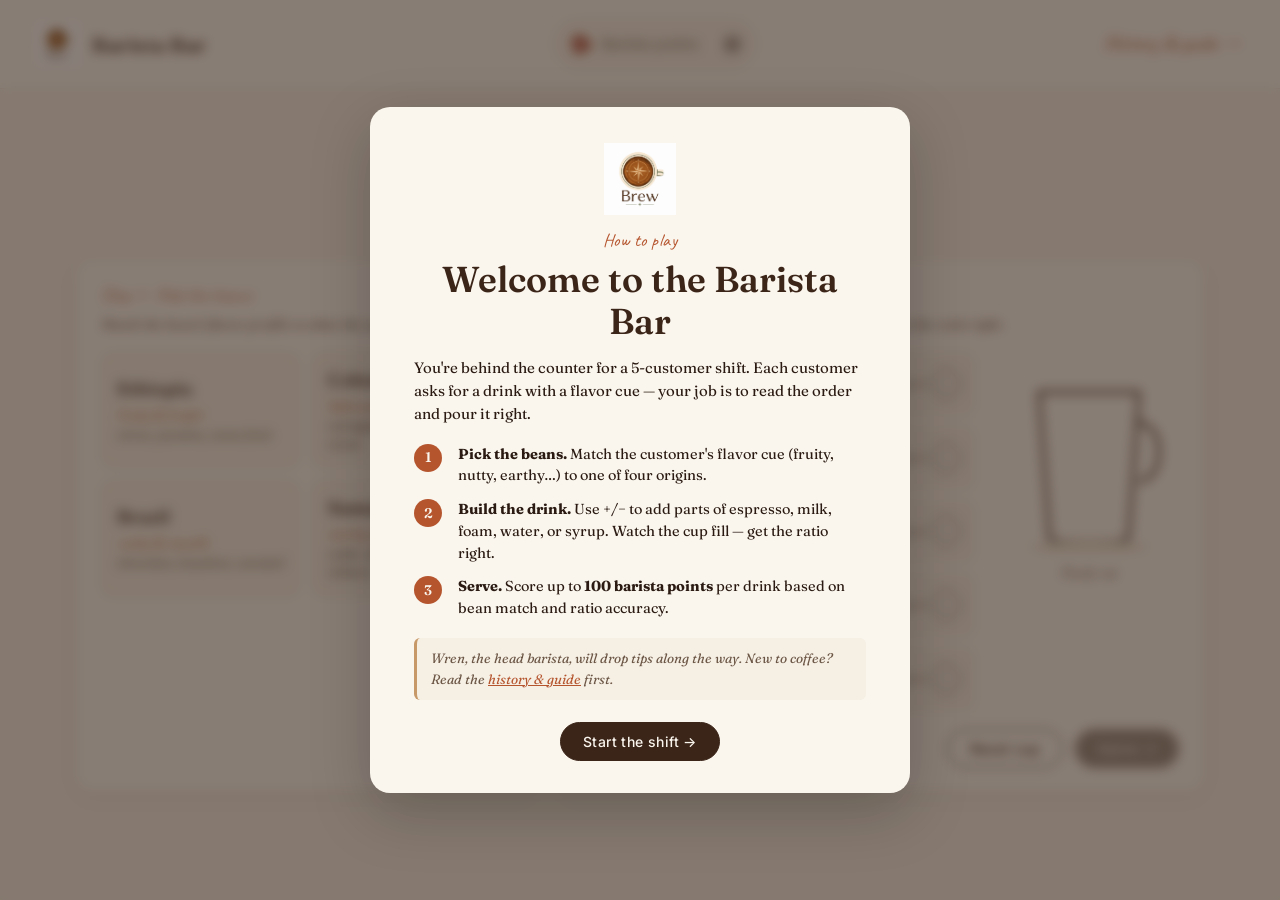
<file: index.html>
<!DOCTYPE html>
<html lang="en">
<head>
  <meta charset="UTF-8" />
  <meta name="viewport" content="width=device-width, initial-scale=1.0" />
  <title>Brew — Barista Bar</title>
  <link rel="preconnect" href="https://fonts.googleapis.com" />
  <link rel="preconnect" href="https://fonts.gstatic.com" crossorigin />
  <link href="https://fonts.googleapis.com/css2?family=Fraunces:opsz,wght@9..144,400;9..144,500;9..144,600;9..144,700&family=Caveat:wght@400;600&family=Inter:wght@400;500&display=swap" rel="stylesheet" />
  <link rel="stylesheet" href="bar.css" />
</head>
<body>

  <!-- Top bar -->
  <header class="bar-header">
    <a class="bar-brand" href="index.html" aria-label="Brew · Barista Bar">
      <img class="bar-logo-img" src="media/brew-logo.png" alt="Brew" />
      <span class="bar-title">Barista Bar</span>
    </a>
    <div class="bar-score">
      <span class="bean-icon" aria-hidden="true">🫘</span>
      <span class="bean-label">Barista points</span>
      <span id="beanCount" class="bean-count">0</span>
    </div>
    <a class="bar-history" href="course.html">History &amp; guide →</a>
  </header>

  <!-- Intro modal -->
  <div class="intro-overlay" id="introOverlay">
    <div class="intro-card">
      <img class="intro-logo" src="media/brew-logo.png" alt="Brew" />
      <p class="eyebrow">How to play</p>
      <h2 class="display">Welcome to the Barista Bar</h2>
      <p class="intro-line">
        You're behind the counter for a 5-customer shift. Each customer asks for
        a drink with a flavor cue — your job is to read the order and pour it
        right.
      </p>
      <ol class="intro-steps">
        <li><span class="intro-step-num">1</span><span><strong>Pick the beans.</strong> Match the customer's flavor cue (fruity, nutty, earthy…) to one of four origins.</span></li>
        <li><span class="intro-step-num">2</span><span><strong>Build the drink.</strong> Use +/− to add parts of espresso, milk, foam, water, or syrup. Watch the cup fill — get the ratio right.</span></li>
        <li><span class="intro-step-num">3</span><span><strong>Serve.</strong> Score up to <strong>100 barista points</strong> per drink based on bean match and ratio accuracy.</span></li>
      </ol>
      <p class="intro-coach">
        Wren, the head barista, will drop tips along the way. New to coffee?
        Read the <a href="course.html">history &amp; guide</a> first.
      </p>
      <button class="primary-button" id="startShiftButton" type="button">Start the shift →</button>
    </div>
  </div>

  <main id="bar" class="bar-main">

    <!-- Master Barista PIP coach -->
    <aside id="coachPip" class="coach-pip" aria-live="polite">
      <img class="coach-avatar" src="media/master-barista.png" alt="Head barista" />
      <div class="coach-bubble">
        <p class="coach-name">Wren · head barista</p>
        <p id="coachLine" class="coach-line">Welcome to the bar. Read the order, pick your beans, build the drink.</p>
      </div>
    </aside>

    <!-- Customer order card -->
    <section class="customer-card" id="customerCard">
      <div class="customer-meta">
        <p class="eyebrow">Customer <span id="customerNumber">1</span> of <span id="customerTotal">5</span></p>
        <p class="customer-name" id="customerName">Marisol</p>
      </div>
      <div class="customer-bubble">
        <p class="customer-line" id="customerLine">…</p>
      </div>
    </section>

    <!-- Two-column workbench -->
    <section class="workbench">

      <!-- Bean station -->
      <div class="station bean-station">
        <p class="eyebrow">Step 1 · Pick the beans</p>
        <p class="station-help">Match the bean's flavor profile to what the customer is asking for.</p>
        <div class="bean-grid" id="beanGrid">
          <!-- populated by JS -->
        </div>
      </div>

      <!-- Build station -->
      <div class="station build-station">
        <p class="eyebrow">Step 2 · Build the drink</p>
        <p class="station-help">Add parts of each ingredient. Watch the cup fill — get the ratio right.</p>

        <div class="build-layout">
          <div class="ingredient-list" id="ingredientList">
            <!-- populated by JS -->
          </div>

          <div class="cup-wrap">
            <svg class="cup-svg" viewBox="0 0 160 200" aria-label="Drink in progress">
              <!-- Cup outline -->
              <path d="M30,40 L130,40 L120,180 Q120,190 110,190 L50,190 Q40,190 40,180 Z"
                    fill="#FAF6EE" stroke="#3B2418" stroke-width="3" stroke-linejoin="round" />
              <!-- Handle -->
              <path d="M130,70 Q150,75 150,100 Q150,125 130,130"
                    fill="none" stroke="#3B2418" stroke-width="3" />
              <!-- Liquid layers (clipped to cup interior) -->
              <defs>
                <clipPath id="cupClip">
                  <path d="M33,43 L127,43 L118,178 Q118,187 109,187 L51,187 Q42,187 42,178 Z" />
                </clipPath>
              </defs>
              <g id="cupLayers" clip-path="url(#cupClip)"></g>
              <!-- Saucer -->
              <ellipse cx="80" cy="195" rx="60" ry="6" fill="#ECE3D2" />
            </svg>
            <p class="cup-caption" id="cupCaption">Empty cup</p>
          </div>
        </div>

        <div class="build-actions">
          <button class="ghost-button" id="resetCupButton" type="button">Reset cup</button>
          <button class="primary-button" id="serveButton" type="button" disabled>Serve →</button>
        </div>
      </div>

    </section>

    <!-- Result overlay -->
    <div class="result-overlay" id="resultOverlay" hidden>
      <div class="result-card">
        <p class="eyebrow" id="resultBadge">Tasting…</p>
        <h2 class="display" id="resultTitle">—</h2>
        <p class="result-line" id="resultLine">—</p>
        <p class="result-points">+<span id="resultPoints">0</span> beans</p>
        <button class="primary-button" id="nextCustomerButton" type="button">Next customer →</button>
      </div>
    </div>

    <!-- End-of-shift overlay -->
    <div class="result-overlay" id="shiftOverlay" hidden>
      <div class="result-card shift-card">
        <p class="eyebrow">End of shift</p>
        <h2 class="display">Nice work, barista.</h2>
        <p class="result-line">You earned <strong><span id="shiftBeans">0</span></strong> beans across <span id="shiftCustomers">5</span> drinks.</p>
        <p id="shiftRank" class="shift-rank">—</p>
        <div class="shift-actions">
          <button class="ghost-button" id="newShiftButton" type="button">New shift</button>
          <a class="primary-button" href="course.html">Improve your knowledge →</a>
        </div>
      </div>
    </div>

  </main>

  <script src="bar.js"></script>
</body>
</html>
</file>
<file: bar.css>
/* ============================================
   BREW — Barista Bar (game)
   Reuses the warm editorial palette/fonts from
   the course; layout is workbench-style.
   ============================================ */

:root {
  --cream: #F5EFE4;
  --cream-light: #FAF6EE;
  --cream-dark: #ECE3D2;
  --espresso: #3B2418;
  --espresso-soft: #5C3B2A;
  --crema: #C89968;
  --crema-light: #E0B987;
  --terracotta: #B5552E;
  --sage: #7A8B6E;
  --ink: #2A1A12;
  --ink-muted: #6B5544;
  --paper: #FAF6EE;
  --water: #B6C9D2;

  --display: 'Fraunces', Georgia, serif;
  --body: 'Fraunces', Georgia, serif;
  --hand: 'Caveat', cursive;
  --ui: 'Inter', system-ui, sans-serif;
}

* { box-sizing: border-box; margin: 0; padding: 0; }

html, body {
  min-height: 100%;
  background: var(--cream);
  color: var(--ink);
  font-family: var(--body);
  font-size: 16px;
  line-height: 1.55;
  -webkit-font-smoothing: antialiased;
}

button { font-family: inherit; cursor: pointer; }
button:disabled { cursor: not-allowed; opacity: 0.5; }

/* ============================================
   Header
   ============================================ */
.bar-header {
  display: flex;
  align-items: center;
  justify-content: space-between;
  padding: 18px 36px;
  background: var(--cream-light);
  border-bottom: 1px solid var(--cream-dark);
  position: sticky;
  top: 0;
  z-index: 20;
}

.bar-brand {
  display: flex;
  align-items: center;
  gap: 12px;
  text-decoration: none;
  color: inherit;
}
.bar-logo-img {
  width: 44px;
  height: 44px;
  object-fit: contain;
  display: block;
}
.bar-title {
  font-family: var(--display);
  font-weight: 600;
  font-size: 20px;
  letter-spacing: 0.5px;
  color: var(--espresso);
}

.bar-score {
  display: flex;
  align-items: center;
  gap: 10px;
  background: var(--cream);
  padding: 8px 16px;
  border-radius: 999px;
  border: 1px solid var(--cream-dark);
  font-family: var(--ui);
  font-size: 14px;
  color: var(--ink-muted);
}
.bean-icon { font-size: 18px; }
.bean-label { letter-spacing: 0.5px; }
.bean-count {
  font-family: var(--display);
  font-weight: 600;
  font-size: 22px;
  color: var(--espresso);
  min-width: 32px;
  text-align: right;
  transition: transform 250ms ease, color 250ms ease;
}
.bean-count.bump {
  transform: scale(1.25);
  color: var(--terracotta);
}

.bar-history {
  font-family: var(--hand);
  font-size: 22px;
  color: var(--terracotta);
  text-decoration: none;
  border-bottom: 2px solid transparent;
  transition: border-color 200ms;
}
.bar-history:hover { border-bottom-color: var(--terracotta); }

/* ============================================
   Main layout
   ============================================ */
.bar-main {
  max-width: 1200px;
  margin: 0 auto;
  padding: 28px 36px 80px;
  display: grid;
  gap: 24px;
}

.eyebrow {
  font-family: var(--hand);
  color: var(--terracotta);
  font-size: 18px;
  letter-spacing: 0.5px;
}

.display {
  font-family: var(--display);
  font-weight: 600;
  font-size: clamp(26px, 4vw, 36px);
  line-height: 1.15;
  color: var(--espresso);
}

/* ============================================
   Coach PIP (Master Barista)
   ============================================ */
.coach-pip {
  position: fixed;
  top: 130px;
  right: 320px;
  z-index: 15;
  display: flex;
  align-items: flex-start;
  gap: 12px;
  max-width: 320px;
  pointer-events: none;
  opacity: 0;
  transform: translateY(-10px);
  transition: opacity 350ms ease, transform 350ms ease;
}
.coach-pip.visible {
  opacity: 1;
  transform: translateY(0);
}

.coach-avatar {
  width: 64px;
  height: 64px;
  border-radius: 50%;
  object-fit: cover;
  border: 3px solid var(--cream-light);
  box-shadow: 0 4px 14px rgba(59, 36, 24, 0.18);
  flex-shrink: 0;
}

.coach-bubble {
  background: var(--cream-light);
  border: 1px solid var(--cream-dark);
  border-radius: 14px;
  padding: 10px 14px;
  position: relative;
  box-shadow: 0 4px 12px rgba(59, 36, 24, 0.08);
}
.coach-bubble::before {
  content: '';
  position: absolute;
  left: -8px;
  top: 18px;
  width: 0; height: 0;
  border-top: 8px solid transparent;
  border-bottom: 8px solid transparent;
  border-right: 8px solid var(--cream-light);
}

.coach-name {
  font-family: var(--ui);
  font-size: 11px;
  letter-spacing: 1px;
  text-transform: uppercase;
  color: var(--ink-muted);
  margin-bottom: 2px;
}
.coach-line {
  font-family: var(--body);
  font-size: 14px;
  color: var(--ink);
  line-height: 1.45;
}

/* ============================================
   Customer card
   ============================================ */
.customer-card {
  display: grid;
  grid-template-columns: 200px 1fr;
  gap: 24px;
  align-items: center;
  background: var(--cream-light);
  border: 1px solid var(--cream-dark);
  border-radius: 16px;
  padding: 22px 28px;
  box-shadow: 0 6px 20px rgba(59, 36, 24, 0.06);
  transform: translateX(40px);
  opacity: 0;
  transition: transform 450ms ease, opacity 450ms ease;
}
.customer-card.entered {
  transform: translateX(0);
  opacity: 1;
}

.customer-meta { border-right: 1px dashed var(--cream-dark); padding-right: 24px; }
.customer-name {
  font-family: var(--display);
  font-size: 26px;
  font-weight: 600;
  color: var(--espresso);
  margin-top: 4px;
}

.customer-bubble {
  background: var(--cream);
  border-radius: 14px;
  padding: 16px 20px;
  position: relative;
  border: 1px solid var(--cream-dark);
}
.customer-bubble::before {
  content: '';
  position: absolute;
  left: -10px;
  top: 22px;
  width: 0; height: 0;
  border-top: 10px solid transparent;
  border-bottom: 10px solid transparent;
  border-right: 10px solid var(--cream);
}
.customer-line {
  font-family: var(--display);
  font-size: 19px;
  font-style: italic;
  color: var(--espresso);
  line-height: 1.4;
}

/* ============================================
   Workbench (two columns)
   ============================================ */
.workbench {
  display: grid;
  grid-template-columns: 1fr 1.4fr;
  gap: 24px;
}

.station {
  background: var(--cream-light);
  border: 1px solid var(--cream-dark);
  border-radius: 16px;
  padding: 22px 24px;
  box-shadow: 0 6px 20px rgba(59, 36, 24, 0.04);
}

.station-help {
  font-family: var(--body);
  font-style: italic;
  color: var(--ink-muted);
  font-size: 14px;
  margin: 4px 0 16px;
}

/* ============================================
   Bean grid
   ============================================ */
.bean-grid {
  display: grid;
  grid-template-columns: 1fr 1fr;
  gap: 12px;
}

.bean-card {
  background: var(--cream);
  border: 2px solid var(--cream-dark);
  border-radius: 12px;
  padding: 14px;
  text-align: left;
  transition: border-color 180ms, transform 180ms, background 180ms;
}
.bean-card:hover:not(:disabled) {
  transform: translateY(-2px);
  border-color: var(--crema);
}
.bean-card.selected {
  border-color: var(--terracotta);
  background: var(--cream-light);
  box-shadow: 0 0 0 3px rgba(181, 85, 46, 0.12);
}

.bean-origin {
  font-family: var(--display);
  font-size: 18px;
  font-weight: 600;
  color: var(--espresso);
  display: block;
  margin-bottom: 4px;
}
.bean-flavor {
  font-family: var(--hand);
  font-size: 17px;
  color: var(--terracotta);
  display: block;
}
.bean-notes {
  font-family: var(--body);
  font-size: 13px;
  color: var(--ink-muted);
  font-style: italic;
  margin-top: 6px;
  line-height: 1.4;
}

/* ============================================
   Build station
   ============================================ */
.build-layout {
  display: grid;
  grid-template-columns: 1fr 180px;
  gap: 24px;
  align-items: start;
}

.ingredient-list {
  display: flex;
  flex-direction: column;
  gap: 10px;
}

.ingredient-row {
  display: grid;
  grid-template-columns: 16px 1fr auto;
  gap: 12px;
  align-items: center;
  background: var(--cream);
  border: 1px solid var(--cream-dark);
  border-radius: 10px;
  padding: 10px 14px;
}

.ingredient-swatch {
  width: 14px; height: 14px;
  border-radius: 4px;
  border: 1px solid var(--espresso);
}

.ingredient-info { display: flex; flex-direction: column; }
.ingredient-name {
  font-family: var(--display);
  font-weight: 600;
  font-size: 15px;
  color: var(--espresso);
}
.ingredient-hint {
  font-family: var(--body);
  font-size: 12px;
  font-style: italic;
  color: var(--ink-muted);
}

.parts-control {
  display: flex;
  align-items: center;
  gap: 8px;
}

.parts-button {
  width: 28px; height: 28px;
  border-radius: 50%;
  border: 1.5px solid var(--espresso);
  background: var(--cream-light);
  color: var(--espresso);
  font-size: 16px;
  font-weight: 600;
  display: flex; align-items: center; justify-content: center;
  transition: background 150ms;
}
.parts-button:hover:not(:disabled) { background: var(--cream-dark); }

.parts-value {
  font-family: var(--display);
  font-size: 18px;
  font-weight: 600;
  color: var(--espresso);
  min-width: 22px;
  text-align: center;
}
.parts-unit {
  font-family: var(--hand);
  font-size: 14px;
  color: var(--ink-muted);
}

/* ============================================
   Cup
   ============================================ */
.cup-wrap {
  display: flex;
  flex-direction: column;
  align-items: center;
  gap: 8px;
}
.cup-svg {
  width: 160px;
  height: 200px;
}
.cup-caption {
  font-family: var(--hand);
  font-size: 16px;
  color: var(--ink-muted);
  text-align: center;
}

/* ============================================
   Action buttons
   ============================================ */
.build-actions {
  display: flex;
  justify-content: flex-end;
  gap: 12px;
  margin-top: 18px;
}

.primary-button, .ghost-button {
  font-family: var(--ui);
  font-size: 14px;
  font-weight: 500;
  letter-spacing: 0.4px;
  padding: 10px 22px;
  border-radius: 999px;
  border: 1.5px solid var(--espresso);
  transition: background 180ms, color 180ms, transform 120ms;
  text-decoration: none;
  display: inline-flex;
  align-items: center;
}
.primary-button {
  background: var(--espresso);
  color: var(--cream-light);
}
.primary-button:hover:not(:disabled) {
  background: var(--espresso-soft);
  transform: translateY(-1px);
}
.ghost-button {
  background: transparent;
  color: var(--espresso);
}
.ghost-button:hover { background: var(--cream-dark); }

/* ============================================
   Result overlay
   ============================================ */
.result-overlay {
  position: fixed;
  inset: 0;
  background: rgba(42, 26, 18, 0.42);
  backdrop-filter: blur(4px);
  display: flex;
  align-items: center;
  justify-content: center;
  z-index: 30;
  animation: fade-in 250ms ease;
}
.result-overlay[hidden] { display: none; }

@keyframes fade-in { from { opacity: 0; } to { opacity: 1; } }

.result-card {
  background: var(--cream-light);
  border-radius: 18px;
  padding: 36px 44px;
  max-width: 480px;
  width: 90%;
  box-shadow: 0 18px 60px rgba(0,0,0,0.18);
  text-align: center;
  animation: pop-in 320ms cubic-bezier(0.2, 1.4, 0.4, 1);
}

@keyframes pop-in {
  from { transform: scale(0.92); opacity: 0; }
  to { transform: scale(1); opacity: 1; }
}

.result-line {
  font-family: var(--body);
  font-size: 16px;
  color: var(--ink);
  margin: 12px 0 18px;
  line-height: 1.5;
}
.result-points {
  font-family: var(--display);
  font-size: 28px;
  font-weight: 700;
  color: var(--terracotta);
  margin-bottom: 22px;
}

.shift-card { padding: 44px 48px; }
.shift-rank {
  font-family: var(--hand);
  font-size: 24px;
  color: var(--terracotta);
  margin: 12px 0 22px;
}
.shift-actions {
  display: flex;
  gap: 12px;
  justify-content: center;
}

/* ============================================
   Responsive
   ============================================ */
@media (max-width: 880px) {
  .workbench { grid-template-columns: 1fr; }
  .customer-card { grid-template-columns: 1fr; }
  .customer-meta { border-right: none; border-bottom: 1px dashed var(--cream-dark); padding: 0 0 14px; }
  .build-layout { grid-template-columns: 1fr; }
  .cup-wrap { order: -1; }
  .coach-pip {
    position: static;
    margin-bottom: 12px;
    opacity: 1;
    transform: none;
    max-width: none;
  }
}

/* ============================================
   Intro overlay (first-load tutorial)
   ============================================ */
.intro-overlay {
  position: fixed;
  inset: 0;
  background: rgba(42, 26, 18, 0.55);
  backdrop-filter: blur(6px);
  display: flex;
  align-items: center;
  justify-content: center;
  z-index: 50;
  animation: fade-in 280ms ease;
  padding: 24px;
}
.intro-overlay.dismissed { display: none; }

.intro-card {
  background: var(--cream-light);
  border-radius: 20px;
  padding: 36px 44px 32px;
  max-width: 540px;
  width: 100%;
  box-shadow: 0 20px 60px rgba(0,0,0,0.22);
  text-align: left;
  animation: pop-in 360ms cubic-bezier(0.2, 1.4, 0.4, 1);
  max-height: 90vh;
  overflow-y: auto;
}

.intro-logo {
  width: 72px;
  height: 72px;
  object-fit: contain;
  display: block;
  margin: 0 auto 12px;
}

.intro-card .eyebrow { text-align: center; margin-bottom: 4px; }
.intro-card .display { text-align: center; margin-bottom: 14px; }

.intro-line {
  font-family: var(--body);
  font-size: 15px;
  color: var(--ink);
  line-height: 1.55;
  margin-bottom: 18px;
}

.intro-steps {
  list-style: none;
  display: flex;
  flex-direction: column;
  gap: 12px;
  margin-bottom: 18px;
}
.intro-steps li {
  display: grid;
  grid-template-columns: 32px 1fr;
  gap: 12px;
  align-items: start;
  font-family: var(--body);
  font-size: 14.5px;
  color: var(--ink);
  line-height: 1.5;
}
.intro-step-num {
  display: flex;
  align-items: center;
  justify-content: center;
  width: 28px;
  height: 28px;
  border-radius: 50%;
  background: var(--terracotta);
  color: var(--cream-light);
  font-family: var(--display);
  font-weight: 600;
  font-size: 14px;
}

.intro-coach {
  font-family: var(--body);
  font-style: italic;
  font-size: 13.5px;
  color: var(--ink-muted);
  background: var(--cream);
  border-left: 3px solid var(--crema);
  padding: 10px 14px;
  border-radius: 6px;
  margin-bottom: 22px;
}
.intro-coach a { color: var(--terracotta); }

.intro-card .primary-button {
  display: block;
  margin: 0 auto;
}
</file>
